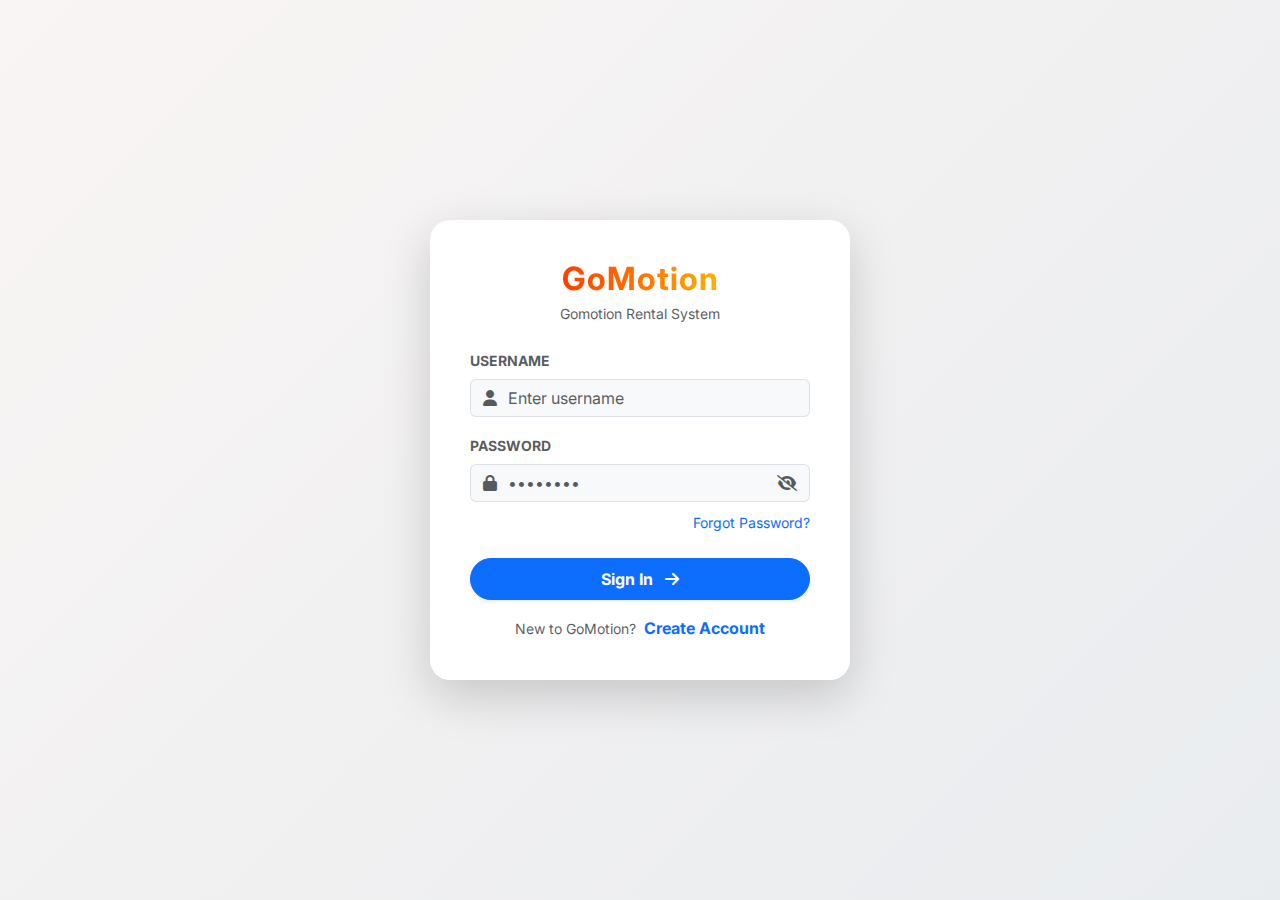
<file: index.html>
<!DOCTYPE html>
<html lang="en">
  <head>
    <meta charset="UTF-8" />
    <meta name="viewport" content="width=device-width, initial-scale=1.0" />
    <title>Welcome - GoMotion</title>
    <link
      href="https://cdn.jsdelivr.net/npm/bootstrap@5.3.0/dist/css/bootstrap.min.css"
      rel="stylesheet"
    />
    <link rel="stylesheet" href="css/themes.css" />
    <link rel="stylesheet" href="css/style.css" />
    <link
      rel="stylesheet"
      href="https://cdnjs.cloudflare.com/ajax/libs/font-awesome/6.6.0/css/all.min.css"
    />
    <style>
      body {
        background: linear-gradient(135deg, #f9f5f4 0%, #e9ecef 100%);
        min-height: 100vh;
        display: flex;
        flex-direction: column;
      }
      .main-content {
        flex: 1;
        display: flex;
        align-items: center;
        justify-content: center;
        padding: 20px;
      }
      .auth-card {
        max-width: 420px;
        width: 100%;
        border: none;
        border-radius: 20px;
        overflow: hidden;
      }
    </style>
  </head>
  <body>
    <div class="main-content">
      <div class="card auth-card shadow-lg p-4">
        <div class="card-body">
          <div class="text-center mb-4">
            <h4
              class="fw-bold mb-1 text-rgb"
              style="font-size: 2rem; letter-spacing: 1px"
            >
              GoMotion
            </h4>
            <p class="text-muted small">Gomotion Rental System</p>
          </div>

          <div id="loginSection">
            <form id="loginForm">
              <div class="mb-3">
                <label class="form-label small fw-bold text-muted"
                  >USERNAME</label
                >
                <div class="input-group">
                  <span class="input-group-text bg-light border-end-0"
                    ><i class="fas fa-user text-muted"></i
                  ></span>
                  <input
                    type="text"
                    class="form-control border-start-0 ps-0 bg-light"
                    id="username"
                    placeholder="Enter username"
                    required
                  />
                </div>
              </div>
              <div class="mb-4">
                <label class="form-label small fw-bold text-muted"
                  >PASSWORD</label
                >
                <div class="input-group">
                  <span class="input-group-text bg-light border-end-0"
                    ><i class="fas fa-lock text-muted"></i
                  ></span>
                  <input
                    type="password"
                    class="form-control border-start-0 ps-0 bg-light"
                    id="password"
                    placeholder="••••••••"
                    required
                  />
                  <button
                    class="btn btn-light border border-start-0"
                    type="button"
                    onclick="togglePassword('password', this)"
                  >
                    <i class="fas fa-eye-slash text-muted"></i>
                  </button>
                </div>
                <div class="text-end mt-2">
                  <a href="#" class="text-decoration-none small text-primary"
                    >Forgot Password?</a
                  >
                </div>
              </div>

              <div
                id="errorMsg"
                class="alert alert-danger py-2 text-center d-none small mb-3"
                role="alert"
              >
                Invalid credentials. Please try again.
              </div>

              <button
                type="submit"
                class="btn btn-primary w-100 fw-bold py-2 rounded-pill shadow-sm mb-3"
              >
                Sign In <i class="fas fa-arrow-right ms-2"></i>
              </button>

              <div class="text-center">
                <span class="text-muted small">New to GoMotion?</span>
                <a
                  href="#"
                  class="text-decoration-none fw-bold ms-1"
                  onclick="toggleForms()"
                  >Create Account</a
                >
              </div>
            </form>
          </div>

          <div id="registerSection" class="d-none">
            <form id="registerForm">
              <div class="row g-2 mb-3">
                <div class="col-6">
                  <label class="form-label small fw-bold text-muted"
                    >FIRST NAME</label
                  >
                  <input type="text" class="form-control bg-light" required />
                </div>
                <div class="col-6">
                  <label class="form-label small fw-bold text-muted"
                    >LAST NAME</label
                  >
                  <input type="text" class="form-control bg-light" required />
                </div>
              </div>
              <div class="mb-3">
                <label class="form-label small fw-bold text-muted"
                  >EMAIL ADDRESS</label
                >
                <input
                  type="email"
                  class="form-control bg-light"
                  placeholder="name@company.com"
                  required
                />
              </div>
              <div class="mb-4">
                <label class="form-label small fw-bold text-muted"
                  >CREATE PASSWORD</label
                >
                <div class="input-group">
                  <input
                    type="password"
                    class="form-control bg-light"
                    id="regPassword"
                    placeholder="••••••••"
                    required
                  />
                  <button
                    class="btn btn-light border"
                    type="button"
                    onclick="togglePassword('regPassword', this)"
                  >
                    <i class="fas fa-eye-slash text-muted"></i>
                  </button>
                </div>
                <small class="text-muted" style="font-size: 0.75rem"
                  >Must be at least 8 characters.</small
                >
              </div>

              <button
                type="submit"
                class="btn btn-success w-100 fw-bold py-2 rounded-pill shadow-sm mb-3"
              >
                Create Account
              </button>

              <div class="text-center">
                <span class="text-muted small">Already have an ID?</span>
                <a
                  href="#"
                  class="text-decoration-none fw-bold ms-1"
                  onclick="toggleForms()"
                  >Back to Login</a
                >
              </div>
            </form>
          </div>
        </div>
      </div>
    </div>

    <script src="https://cdn.jsdelivr.net/npm/bootstrap@5.3.0/dist/js/bootstrap.bundle.min.js"></script>
    <script src="js/auth.js"></script>
    <script src="js/dashboard.js"></script>
    <script src="js/data.js"></script>
    <script src="js/logic.js"></script>
    <script src="js/main.js"></script>
    <script src="js/render.js"></script>
  </body>
</html>
</file>
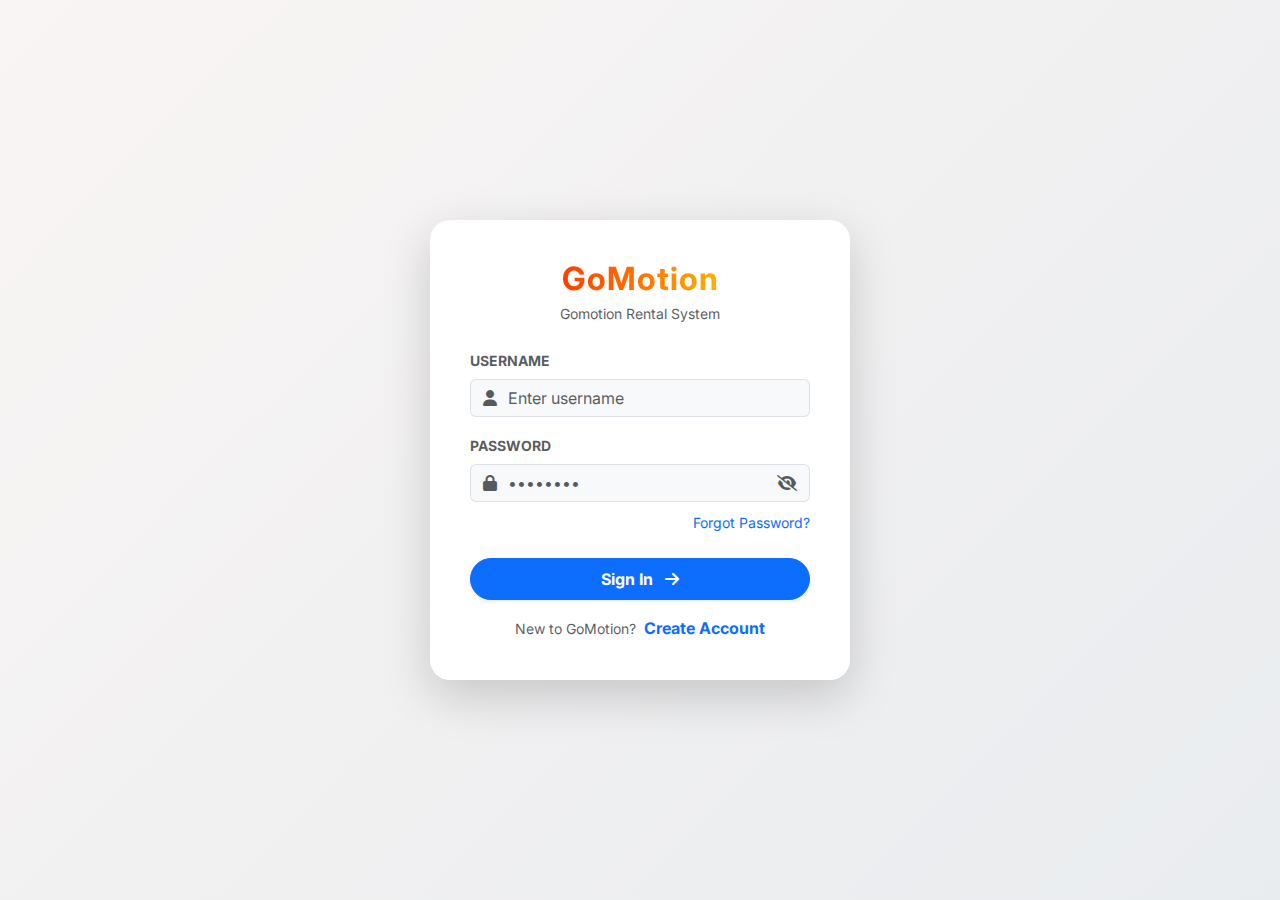
<file: customers.html>
<!DOCTYPE html>
<html lang="en">
  <head>
    <meta charset="UTF-8" />
    <meta name="viewport" content="width=device-width, initial-scale=1.0" />
    <title>Customers - GoMotion</title>
    <link
      href="https://cdn.jsdelivr.net/npm/bootstrap@5.3.0/dist/css/bootstrap.min.css"
      rel="stylesheet"
    />
    <link rel="stylesheet" href="css/themes.css" />
    <link rel="stylesheet" href="css/style.css" />
    <link
      rel="stylesheet"
      href="https://cdnjs.cloudflare.com/ajax/libs/font-awesome/6.6.0/css/all.min.css"
    />
  </head>
  <body>
    <div class="d-flex flex-column min-vh-100">
      <div class="d-flex flex-grow-1" id="wrapper">
        <div id="sidebar-wrapper">
          <div class="sidebar-profile">
            <img
              src="https://ui-avatars.com/api/?name=Haziq+Ariff&background=random&size=128"
              alt="User Image"
            />
            <div class="profile-info">
              <small>WELCOME</small>
              <h5>ADMIN</h5>
            </div>
          </div>

          <div class="sidebar-label">NAVIGATION</div>

          <div class="list-group list-group-flush">
            <a
              href="dashboard.html"
              class="list-group-item list-group-item-action"
            >
              <i class="fas fa-tachometer-alt"></i>
              <span class="menu-text">Dashboard</span>
            </a>
            <a href="cars.html" class="list-group-item list-group-item-action">
              <i class="fas fa-car"></i>
              <span class="menu-text">Cars List</span>
            </a>
            <a
              href="rentals.html"
              class="list-group-item list-group-item-action"
            >
              <i class="fas fa-file-invoice"></i>
              <span class="menu-text">Rental Logs</span>
            </a>
            <a
              href="customers.html"
              class="list-group-item list-group-item-action active"
            >
              <i class="fas fa-users"></i>
              <span class="menu-text">Customers</span>
            </a>
            <a
              href="maintenance.html"
              class="list-group-item list-group-item-action"
            >
              <i class="fas fa-tools"></i>
              <span class="menu-text">Maintenance</span>
            </a>
            <a
              href="#"
              class="list-group-item list-group-item-action text-danger mt-3"
              data-bs-toggle="modal"
              data-bs-target="#logoutModal"
            >
              <i class="fas fa-sign-out-alt"></i>
              <span class="menu-text">Logout</span>
            </a>
          </div>
        </div>

        <div id="page-content-wrapper" class="w-100">
          <nav class="navbar navbar-expand-lg navbar-teal px-4 py-3">
            <div class="d-flex align-items-center">
              <button id="menu-toggle" class="btn btn-link text-white me-3">
                <i class="fas fa-bars fa-lg"></i>
              </button>
              <div class="d-flex align-items-center">
                <div class="lh-1 text-white">
                  <h5 class="fw-bold mb-0 text-rgb" style="letter-spacing: 1px">
                    GOMOTION
                  </h5>
                  <small
                    class="text-white-50"
                    style="font-size: 0.65rem; letter-spacing: 1px"
                    >CUSTOMERS LIST</small
                  >
                </div>
              </div>
            </div>

            <ul class="navbar-nav ms-auto mt-2 mt-lg-0">
              <li class="nav-item dropdown">
                <a
                  class="nav-link dropdown-toggle fw-bold"
                  href="#"
                  id="navbarDropdown"
                  role="button"
                  data-bs-toggle="dropdown"
                  data-bs-display="static"
                >
                  <img
                    src="https://ui-avatars.com/api/?name=Admin+User&background=fff&color=1abc9c"
                    class="rounded-circle me-2"
                    width="30"
                  />
                  <span class="d-none d-sm-inline">Haziq Ariff</span>
                </a>
                <div class="dropdown-menu dropdown-menu-end border-0 shadow">
                  <a class="dropdown-item" href="profile.html">Profile</a>
                  <a class="dropdown-item" href="settings.html">Settings</a>
                  <div class="dropdown-divider"></div>
                  <a
                    class="dropdown-item text-danger"
                    href="#"
                    data-bs-toggle="modal"
                    data-bs-target="#logoutModal"
                    >Logout</a
                  >
                </div>
              </li>
            </ul>
          </nav>

          <div class="container-fluid px-4 py-5">
            <div class="d-flex justify-content-between align-items-center mb-4">
              <h4 class="fw-bold mb-0">Registered Users</h4>
              <button
                class="btn btn-primary btn-sm shadow-sm text-nowrap px-3"
                style="height: 34px"
                onclick="openCustomerModal()"
              >
                <i class="fas fa-plus me-2"></i>Add customer
              </button>
            </div>

            <div class="card border-0 shadow-sm rounded-4 overflow-hidden">
              <div class="card-body p-0">
                <div class="table-responsive">
                  <table
                    class="table table-hover align-middle mb-0 custom-table"
                  >
                    <thead class="bg-light text-secondary">
                      <tr>
                        <th class="ps-4 py-3">Customer</th>
                        <th class="py-3">Contact Info</th>
                        <th class="py-3">Join Date</th>
                        <th class="py-3">KYC Status</th>
                        <th class="py-3">Actions</th>
                      </tr>
                    </thead>
                    <tbody id="customerTableBody"></tbody>
                  </table>
                </div>
              </div>
            </div>
          </div>
        </div>
      </div>

      <footer
        class="site-footer mt-auto bg-dark text-light border-top border-secondary"
      >
        <div class="container py-5">
          <div class="row g-4">
            <div class="col-lg-4 col-md-6 mb-4 mb-md-0">
              <div class="d-flex align-items-center mb-3">
                <h5 class="fw-bold mb-0 text-rgb">GoMotion</h5>
              </div>
              <p class="text-white-50 small">
                Simplifying fleet management for businesses worldwide.
              </p>
            </div>

            <div class="col-6 col-lg-2 mb-4 mb-md-0">
              <h6 class="text-uppercase fw-bold mb-3 small text-primary">
                Company
              </h6>
              <ul class="list-unstyled mb-0">
                <li class="mb-2">
                  <a
                    href="#"
                    class="text-decoration-none text-white-50 small hover-link"
                    >About Us</a
                  >
                </li>
                <li class="mb-2">
                  <a
                    href="#"
                    class="text-decoration-none text-white-50 small hover-link"
                    >Careers</a
                  >
                </li>
                <li class="mb-2">
                  <a
                    href="#"
                    class="text-decoration-none text-white-50 small hover-link"
                    >Blog</a
                  >
                </li>
              </ul>
            </div>

            <div class="col-6 col-lg-2 mb-4 mb-md-0">
              <h6 class="text-uppercase fw-bold mb-3 small text-primary">
                Legal
              </h6>
              <ul class="list-unstyled mb-0">
                <li class="mb-2">
                  <a
                    href="#"
                    class="text-decoration-none text-white-50 small hover-link"
                    >Privacy Policy</a
                  >
                </li>
                <li class="mb-2">
                  <a
                    href="#"
                    class="text-decoration-none text-white-50 small hover-link"
                    >Terms & Conditions</a
                  >
                </li>
                <li class="mb-2">
                  <a
                    href="#"
                    class="text-decoration-none text-white-50 small hover-link"
                    >Cookie Policy</a
                  >
                </li>
              </ul>
            </div>

            <div class="col-lg-4 col-md-6">
              <h6 class="text-uppercase fw-bold mb-3 small text-primary">
                Connect With Us
              </h6>
              <div class="d-flex gap-3">
                <a href="#" class="social-btn facebook"
                  ><i class="fab fa-facebook-f"></i
                ></a>
                <a href="#" class="social-btn instagram"
                  ><i class="fab fa-instagram"></i
                ></a>
                <a href="#" class="social-btn twitter"
                  ><i class="fab fa-x-twitter"></i
                ></a>
                <a href="#" class="social-btn linkedin"
                  ><i class="fab fa-linkedin-in"></i
                ></a>
              </div>
              <p class="text-white-50 small mt-3 mb-0">
                Email:
                <a href="#" class="text-decoration-none fw-bold text-white"
                  >support@gomotion.com</a
                >
              </p>
            </div>
          </div>
        </div>
        <div class="bg-black py-3 border-top border-secondary">
          <div class="container text-center">
            <p class="text-white-50 small mb-0">
              &copy; 2025 GoMotion Systems. All rights reserved.
            </p>
          </div>
        </div>
      </footer>
    </div>

    <div class="modal fade" id="logoutModal" tabindex="-1" aria-hidden="true">
      <div class="modal-dialog modal-dialog-centered">
        <div class="modal-content border-0 shadow-lg rounded-4">
          <div class="modal-header border-bottom-0">
            <h5 class="modal-title fw-bold text-danger">
              <i class="fas fa-sign-out-alt me-2"></i>Ready to Leave?
            </h5>
            <button
              type="button"
              class="btn-close"
              data-bs-dismiss="modal"
            ></button>
          </div>
          <div class="modal-body text-center py-4">
            Select "Logout" below if you are ready to end your current session.
          </div>
          <div
            class="modal-footer border-top-0 d-flex justify-content-center gap-2 pb-4"
          >
            <button class="btn btn-light rounded-pill" data-bs-dismiss="modal">
              Cancel</button
            ><button class="btn btn-danger rounded-pill" onclick="logout()">
              Logout
            </button>
          </div>
        </div>
      </div>
    </div>

    <div class="modal fade" id="customerModal" tabindex="-1" aria-hidden="true">
      <div class="modal-dialog modal-dialog-centered">
        <div class="modal-content border-0 shadow-lg rounded-4">
          <div class="modal-header">
            <h5 class="modal-title fw-bold">Add New Customer</h5>
            <button
              type="button"
              class="btn-close"
              data-bs-dismiss="modal"
              aria-label="Close"
            ></button>
          </div>
          <div class="modal-body">
            <form id="customerForm">
              <div class="mb-3">
                <label class="form-label">Full Name</label>
                <input
                  type="text"
                  class="form-control"
                  id="custName"
                  required
                />
              </div>
              <div class="mb-3">
                <label class="form-label">Email</label>
                <input
                  type="email"
                  class="form-control"
                  id="custEmail"
                  required
                />
              </div>
              <div class="mb-3">
                <label class="form-label">Phone</label>
                <input type="tel" class="form-control" id="custPhone" />
              </div>
              <div class="mb-3">
                <label class="form-label">Status</label>
                <select class="form-select" id="custStatus">
                  <option value="Pending">Pending</option>
                  <option value="Verified">Verified</option>
                  <option value="Rejected">Rejected</option>
                </select>
              </div>
            </form>
          </div>
          <div class="modal-footer border-top-0">
            <button
              type="button"
              class="btn btn-light rounded-pill"
              data-bs-dismiss="modal"
            >
              Cancel
            </button>
            <button
              type="button"
              class="btn btn-primary rounded-pill px-4"
              onclick="saveCustomer()"
            >
              Save Customer
            </button>
          </div>
        </div>
      </div>
    </div>

    <script src="https://cdn.jsdelivr.net/npm/bootstrap@5.3.0/dist/js/bootstrap.bundle.min.js"></script>
    <script src="js/auth.js"></script>
    <script src="js/dashboard.js"></script>
    <script src="js/data.js"></script>
    <script src="js/logic.js"></script>
    <script src="js/main.js"></script>
    <script src="js/render.js"></script>
  </body>
</html>
</file>
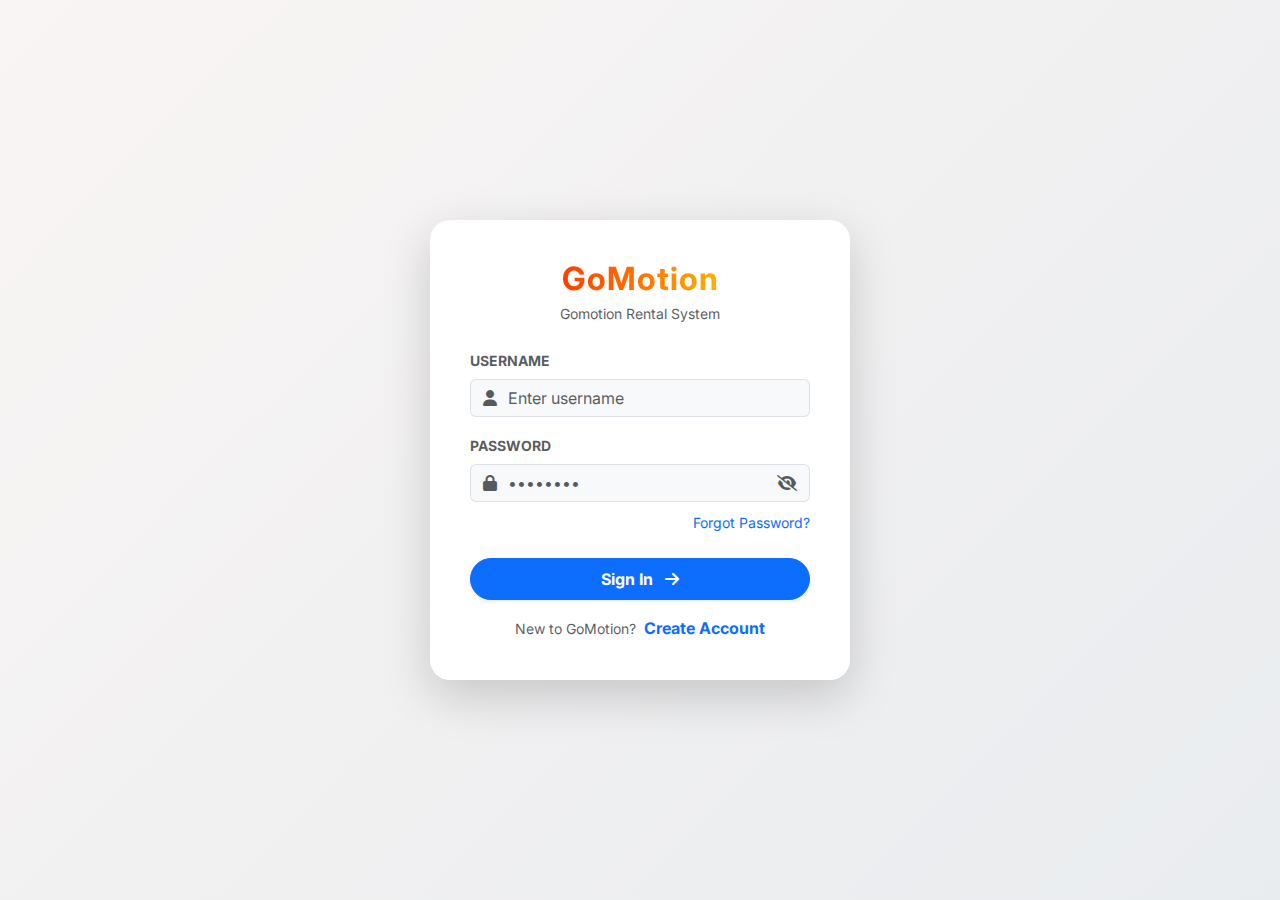
<file: maintenance.html>
<!DOCTYPE html>
<html lang="en">
  <head>
    <meta charset="UTF-8" />
    <meta name="viewport" content="width=device-width, initial-scale=1.0" />
    <title>Maintenance - GoMotion</title>
    <link
      href="https://cdn.jsdelivr.net/npm/bootstrap@5.3.0/dist/css/bootstrap.min.css"
      rel="stylesheet"
    />
    <link rel="stylesheet" href="css/themes.css" />
    <link rel="stylesheet" href="css/style.css" />
<link rel="stylesheet" href="https://cdnjs.cloudflare.com/ajax/libs/font-awesome/6.6.0/css/all.min.css">
  </head>
  <body>
    <div class="d-flex" id="wrapper">
      <div id="sidebar-wrapper">
        <div class="sidebar-profile">
          <img
            src="https://ui-avatars.com/api/?name=Haziq+Ariff&background=random&size=128"
            alt="User Image"
          />
          <div class="profile-info">
            <small>WELCOME</small>
            <h5>ADMIN</h5>
          </div>
        </div>

        <div class="sidebar-label">NAVIGATION</div>

        <div class="list-group list-group-flush">
          <a
            href="dashboard.html"
            class="list-group-item list-group-item-action"
          >
            <i class="fas fa-tachometer-alt"></i>
            <span class="menu-text">Dashboard</span>
          </a>
          <a href="cars.html" class="list-group-item list-group-item-action">
            <i class="fas fa-car"></i>
            <span class="menu-text">Cars List</span>
          </a>
          <a href="rentals.html" class="list-group-item list-group-item-action">
            <i class="fas fa-file-invoice"></i>
            <span class="menu-text">Rental Logs</span>
          </a>
          <a
            href="customers.html"
            class="list-group-item list-group-item-action"
          >
            <i class="fas fa-users"></i>
            <span class="menu-text">Customers</span>
          </a>
          <a
            href="maintenance.html"
            class="list-group-item list-group-item-action active"
          >
            <i class="fas fa-tools"></i>
            <span class="menu-text">Maintenance</span>
          </a>
          <a
            href="index.html"
            class="list-group-item list-group-item-action text-danger mt-3"
            data-bs-toggle="modal"
            data-bs-target="#logoutModal"
          >
            <i class="fa-solid fa-arrow-right-from-bracket"></i>
            <span class="menu-text">Logout</span>
          </a>
        </div>
      </div>
      <div id="page-content-wrapper" class="w-100">
        <nav class="navbar navbar-expand-lg navbar-teal px-4 py-3">
          <div class="d-flex align-items-center">
            <button id="menu-toggle" class="btn btn-link text-white me-3">
              <i class="fas fa-bars fa-lg"></i>
            </button>
            <div class="d-flex align-items-center">
              <div class="lh-1 text-white">
                <h5 class="fw-bold mb-0" style="letter-spacing: 1px">
                  GOMOTION
                </h5>
                <small
                  class="text-white-50"
                  style="font-size: 0.65rem; letter-spacing: 1px"
                  >MAINTENANCE</small
                >
              </div>
            </div>
          </div>

          <div class="collapse navbar-collapse" id="navbarSupportedContent">
            <ul class="navbar-nav ms-auto mt-2 mt-lg-0">
              <li class="nav-item dropdown">
                <a
                  class="nav-link dropdown-toggle fw-bold"
                  href="#"
                  id="navbarDropdown"
                  role="button"
                  data-bs-toggle="dropdown"
                >
                  <img
                    src="https://ui-avatars.com/api/?name=Admin+User&background=fff&color=1abc9c"
                    class="rounded-circle me-2"
                    width="30"
                  />
                  Haziq Ariff
                </a>
                <div class="dropdown-menu dropdown-menu-end border-0 shadow">
                  <a class="dropdown-item" href="profile.html">Profile</a>
                  <a class="dropdown-item" href="settings.html">Settings</a>
                  <div class="dropdown-divider"></div>
                  <a
                    href="index.html"
                    class="list-group-item list-group-item-action text-danger mt-3"
                    data-bs-toggle="modal"
                    data-bs-target="#logoutModal"
                  >
                    <i class="fa-solid fa-arrow-right-from-bracket"></i>
                    <span class="menu-text">Logout</span>
                  </a>
                </div>
              </li>
            </ul>
          </div>
        </nav>

        <div class="container-fluid px-4 py-5">
          <div class="d-flex justify-content-between align-items-center mb-4">
            <h4 class="fw-bold mb-0">Car Status</h4>
            <button
              class="btn btn-primary btn-sm shadow-sm text-nowrap px-3"
              style="height: 34px"
              onclick="openMaintenanceModal()"
            >
              <i class="fas fa-plus me-2"></i>Add car status
            </button>
          </div>
          <div class="card border-0 shadow-sm rounded-4 overflow-hidden">
            <div class="card-body p-0">
              <div class="table-responsive">
                <table class="table table-hover align-middle mb-0 custom-table">
                  <thead class="bg-light text-secondary">
                    <tr>
                      <th class="ps-4 py-3">Car Model</th>
                      <th class="py-3">Issue / Service</th>
                      <th class="py-3">Date Reported</th>
                      <th class="py-3">Cost</th>
                      <th class="py-3">Status</th>
                      <th class="py-3">Actions</th>
                    </tr>
                  </thead>
                  <tbody id="maintenanceTableBody"></tbody>
                </table>
              </div>
            </div>
          </div>
        </div>
      </div>
    </div>

    <div
      class="modal fade"
      id="logoutModal"
      tabindex="-1"
      aria-labelledby="logoutModalLabel"
      aria-hidden="true"
    >
      <div class="modal-dialog modal-dialog-centered">
        <div class="modal-content border-0 shadow-lg rounded-4">
          <div class="modal-header border-bottom-0">
            <h5 class="modal-title fw-bold text-danger" id="logoutModalLabel">
              <i class="fas fa-sign-out-alt me-2"></i>Ready to Leave?
            </h5>
            <button
              type="button"
              class="btn-close"
              data-bs-dismiss="modal"
              aria-label="Close"
            ></button>
          </div>
          <div class="modal-body text-center py-4">
            <p class="text-muted mb-0">
              Select "Logout" below if you are ready to end your current
              session.
            </p>
          </div>
          <div
            class="modal-footer border-top-0 d-flex justify-content-center gap-2 pb-4"
          >
            <button
              type="button"
              class="btn btn-light px-4 rounded-pill"
              data-bs-dismiss="modal"
            >
              Cancel
            </button>
            <button
              type="button"
              class="btn btn-danger px-4 rounded-pill"
              onclick="logout()"
            >
              Logout
            </button>
          </div>
        </div>
      </div>
    </div>

    <div
      class="modal fade"
      id="maintenanceModal"
      tabindex="-1"
      aria-hidden="true"
    >
      <div class="modal-dialog modal-dialog-centered">
        <div class="modal-content border-0 shadow-lg rounded-4">
          <div class="modal-header">
            <h5 class="modal-title fw-bold">Add Car Status</h5>
            <button
              type="button"
              class="btn-close"
              data-bs-dismiss="modal"
              aria-label="Close"
            ></button>
          </div>
          <div class="modal-body">
            <form id="maintenanceForm">
              <input type="hidden" id="editMaintIndex" />
              <div>
                <div class="mb-3">
                  <label class="form-label">Car Model</label>
                  <select class="form-select" id="maintCar" required>
                    <option value="" selected disabled>Select a car...</option>
                  </select>
                </div>
              </div>
              <div class="mb-3">
                <label class="form-label">Issue / Service Type</label>
                <input
                  type="text"
                  class="form-control"
                  id="maintIssue"
                  placeholder="Oil Change, Engine Light, etc."
                  required
                />
              </div>
              <div class="row g-3">
                <div class="col-md-6 mb-3">
                  <label class="form-label">Cost (RM)</label>
                  <input
                    type="number"
                    class="form-control"
                    id="maintCost"
                    placeholder="0.00"
                  />
                </div>
                <div class="col-md-6 mb-3">
                  <label class="form-label">Status</label>
                  <select class="form-select" id="maintStatus">
                    <option value="Pending">Pending</option>
                    <option value="In Progress">In Progress</option>
                    <option value="Completed">Completed</option>
                  </select>
                </div>
              </div>
              <div class="mb-3">
                <label class="form-label">Date Reported</label>
                <input type="date" class="form-control" id="maintDate" />
              </div>
            </form>
          </div>
          <div class="modal-footer border-top-0">
            <button
              type="button"
              class="btn btn-light rounded-pill"
              data-bs-dismiss="modal"
            >
              Cancel
            </button>
            <button
              type="button"
              class="btn btn-primary rounded-pill px-4"
              onclick="saveMaintenance()"
            >
              Save Log
            </button>
          </div>
        </div>
      </div>
    </div>

          <footer
        class="site-footer mt-auto bg-dark text-light border-top border-secondary"
      >
        <div class="container py-5">
          <div class="row g-4">
            <div class="col-lg-4 col-md-6 mb-4 mb-md-0">
              <div class="d-flex align-items-center mb-3">
                <h5 class="fw-bold text-white mb-0">GoMotion</h5>
              </div>
              <p class="text-white-50 small">
                Simplifying fleet management for businesses worldwide.
                Efficient, reliable, and ready to move when you are.
              </p>
            </div>

            <div class="col-lg-2 col-md-6 mb-4 mb-md-0">
              <h6 class="text-uppercase fw-bold mb-3 small text-primary">
                Company
              </h6>
              <ul class="list-unstyled mb-0">
                <li class="mb-2">
                  <a
                    href="#"
                    class="text-decoration-none text-white-50 small hover-link"
                    >About Us</a
                  >
                </li>
                <li class="mb-2">
                  <a
                    href="#"
                    class="text-decoration-none text-white-50 small hover-link"
                    >Careers</a
                  >
                </li>
                <li class="mb-2">
                  <a
                    href="#"
                    class="text-decoration-none text-white-50 small hover-link"
                    >Blog</a
                  >
                </li>
              </ul>
            </div>

            <div class="col-lg-2 col-md-6 mb-4 mb-md-0">
              <h6 class="text-uppercase fw-bold mb-3 small text-primary">
                Legal
              </h6>
              <ul class="list-unstyled mb-0">
                <li class="mb-2">
                  <a
                    href="#"
                    class="text-decoration-none text-white-50 small hover-link"
                    >Privacy Policy</a
                  >
                </li>
                <li class="mb-2">
                  <a
                    href="#"
                    class="text-decoration-none text-white-50 small hover-link"
                    >Terms & Conditions</a
                  >
                </li>
                <li class="mb-2">
                  <a
                    href="#"
                    class="text-decoration-none text-white-50 small hover-link"
                    >Cookie Policy</a
                  >
                </li>
              </ul>
            </div>

            <div class="col-lg-4 col-md-6">
              <h6 class="text-uppercase fw-bold mb-3 small text-primary">
                Connect With Us
              </h6>
              <div class="d-flex gap-3">
                <a href="https://www.facebook.com/" class="social-btn facebook" title="Facebook"
                  ><i class="fab fa-facebook-f"></i
                ></a>
                <a href="https://www.instagram.com/accounts/login/?hl=en" class="social-btn instagram" title="Instagram"
                  ><i class="fab fa-instagram"></i
                ></a>
                <a href="https://x.com/" class="social-btn twitter" title="X (Twitter)"
                  ><i class="fab fa-x-twitter"></i
                ></a>
                <a href="https://www.linkedin.com/login" class="social-btn linkedin" title="LinkedIn"
                  ><i class="fab fa-linkedin-in"></i
                ></a>
              </div>
              <p class="text-white-50 small mt-3 mb-0">
                Questions? Email us at
                <a
                  href="mailto:support@gomotion.com"
                  class="text-decoration-none fw-bold text-white"
                  >support@gomotion.com</a
                >
              </p>
            </div>
          </div>
        </div>

        <div class="bg-black py-3 border-top border-secondary">
          <div class="container text-center">
            <p class="text-white-50 small mb-0">
              &copy; 2025 Coded by Haziq and Safa. All rights reserved.
            </p>
          </div>
        </div>
      </footer>
    </div>

    <script src="https://cdn.jsdelivr.net/npm/bootstrap@5.3.0/dist/js/bootstrap.bundle.min.js"></script>
    <script src="js/auth.js"></script>
    <script src="js/dashboard.js"></script>
    <script src="js/data.js"></script>
    <script src="js/logic.js"></script>
    <script src="js/main.js"></script>
    <script src="js/render.js"></script>
  </body>
</html>
</file>
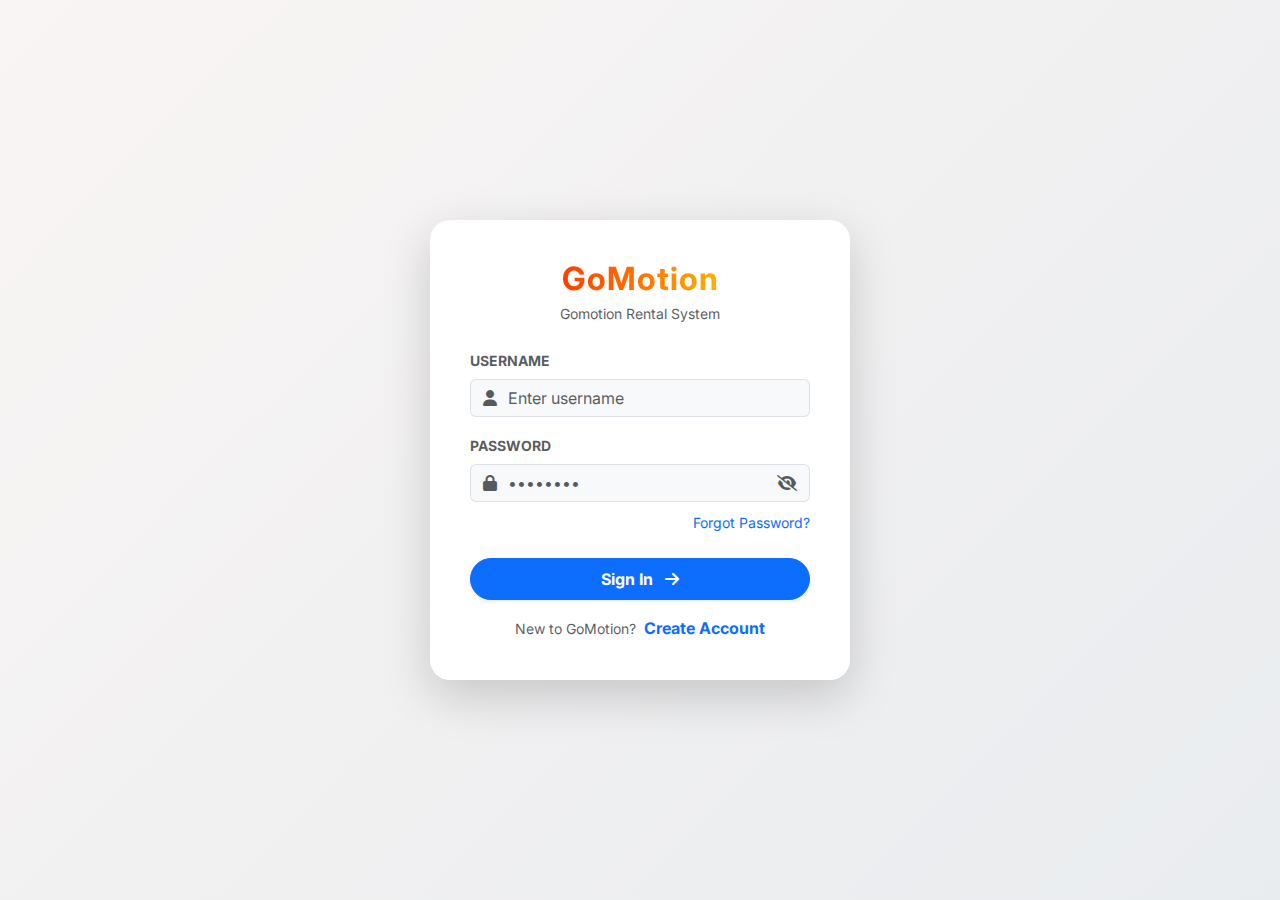
<file: profile.html>
<!DOCTYPE html>
<html lang="en">
<head>
    <meta charset="UTF-8">
    <meta name="viewport" content="width=device-width, initial-scale=1.0">
    <title>My Profile - GoMotion</title>
    <link href="https://cdn.jsdelivr.net/npm/bootstrap@5.3.0/dist/css/bootstrap.min.css" rel="stylesheet">
    <link rel="stylesheet" href="css/themes.css" />
    <link rel="stylesheet" href="css/style.css" />
    <link rel="stylesheet" href="https://cdnjs.cloudflare.com/ajax/libs/font-awesome/6.6.0/css/all.min.css">
</head>
<body>

    <div class="d-flex" id="wrapper">
    
    <div id="sidebar-wrapper">
        
        <div class="sidebar-profile">
            <img src="https://ui-avatars.com/api/?name=Haziq+Ariff&background=random&size=128" alt="User Image">
            <div class="profile-info">
                <small>WELCOME</small>
                <h5>ADMIN</h5>
            </div>
        </div>

        <div class="sidebar-label">NAVIGATION</div>

        <div class="list-group list-group-flush">
            <a href="dashboard.html" class="list-group-item list-group-item-action">
                <i class="fas fa-tachometer-alt"></i>
                <span class="menu-text">Dashboard</span>
            </a>
            <a href="cars.html" class="list-group-item list-group-item-action">
                <i class="fas fa-car"></i>
                <span class="menu-text">Cars List</span>
            </a>
            <a href="rentals.html" class="list-group-item list-group-item-action">
                <i class="fas fa-file-invoice"></i>
                <span class="menu-text">Rental Logs</span>
            </a>
            <a href="customers.html" class="list-group-item list-group-item-action">
                <i class="fas fa-users"></i>
                <span class="menu-text">Customers</span>
            </a>
            <a href="maintenance.html" class="list-group-item list-group-item-action">
                <i class="fas fa-tools"></i>
                <span class="menu-text">Maintenance</span>
            </a>
            <a href="index.html" class="list-group-item list-group-item-action text-danger mt-3" data-bs-toggle="modal" data-bs-target="#logoutModal">
                <i class="fa-solid fa-arrow-right-from-bracket"></i>
                <span class="menu-text">Logout</span>
            </a>
        </div>
    </div>
        <div id="page-content-wrapper" class="w-100">
          <nav class="navbar navbar-expand-lg navbar-teal px-4 py-3">
            <div class="d-flex align-items-center">
              <button id="menu-toggle" class="btn btn-link text-white me-3">
                <i class="fas fa-bars fa-lg"></i>
              </button>
              <div class="d-flex align-items-center">
                <div class="lh-1 text-white">
                  <h5 class="fw-bold mb-0" style="letter-spacing: 1px">
                    GOMOTION
                  </h5>
                  <small
                    class="text-white-50"
                    style="font-size: 0.65rem; letter-spacing: 1px"
                    >PROFILE</small
                  >
                </div>
              </div>
            </div>

            <div class="collapse navbar-collapse" id="navbarSupportedContent">
                <ul class="navbar-nav ms-auto mt-2 mt-lg-0">
                    <li class="nav-item dropdown">
                        <a class="nav-link dropdown-toggle fw-bold" href="#" id="navbarDropdown" role="button" data-bs-toggle="dropdown">
                            <img src="https://ui-avatars.com/api/?name=Admin+User&background=fff&color=1abc9c" class="rounded-circle me-2" width="30">
                            Haziq Ariff
                        </a>
                        <div class="dropdown-menu dropdown-menu-end border-0 shadow">
                            <a class="dropdown-item" href="profile.html">Profile</a>
                            <a class="dropdown-item" href="settings.html">Settings</a>
                            <div class="dropdown-divider"></div>
                            <a class="dropdown-item text-danger" href="index.html" class="list-group-item list-group-item-action text-danger mt-3" data-bs-toggle="modal" data-bs-target="#logoutModal">
                            <span class="menu-text">Logout</span>
                            </a>
                    </li>
                </ul>
            </div>
        </nav>

            <div class="container-fluid px-4 py-5">
                <div class="row g-4">
                    <div class="col-md-4">
                        <div class="card border-0 shadow-sm rounded-4 text-center p-4 h-100">
                            <div class="mb-4 mt-3">
                                <img src="https://ui-avatars.com/api/?name=Admin+User&background=4f46e5&color=fff&size=128" class="rounded-circle shadow-lg border border-4 border-white">
                            </div>
                            <h4 class="fw-bold mb-1">Haziq Ariff</h4>
                            <p class="text-muted mb-4">Super Administrator</p>
                            
                            <div class="d-grid gap-2">
                                <button class="btn btn-primary shadow-sm">Change Avatar</button>
                                <button class="btn btn-outline-danger">Reset Password</button>
                            </div>
                        </div>
                    </div>

                    <div class="col-md-8">
                        <div class="card border-0 shadow-sm rounded-4 h-100">
                            <div class="card-header bg-white py-3 border-bottom">
                                <h5 class="mb-0 fw-bold text-secondary">Account Details</h5>
                            </div>
                            <div class="card-body p-4">
                                <form>
                                    <div class="row mb-4">
                                        <div class="col-md-6">
                                            <label class="form-label text-muted small fw-bold text-uppercase">First Name</label>
                                            <input type="text" class="form-control form-control-lg" value="Haziq">
                                        </div>
                                        <div class="col-md-6">
                                            <label class="form-label text-muted small fw-bold text-uppercase">Last Name</label>
                                            <input type="text" class="form-control form-control-lg" value="Ariff">
                                        </div>
                                    </div>
                                    <div class="mb-4">
                                        <label class="form-label text-muted small fw-bold text-uppercase">Email Address</label>
                                        <input type="email" class="form-control form-control-lg" value="admin@gomotion.com">
                                    </div>
                                    <div class="mb-4">
                                        <label class="form-label text-muted small fw-bold text-uppercase">Role</label>
                                        <select class="form-select form-select-lg">
                                            <option selected>Super Admin</option>
                                            <option>Fleet Manager</option>
                                            <option>Viewer</option>
                                        </select>
                                    </div>
                                    <div class="d-flex justify-content-end">
                                        <button type="submit" class="btn btn-success px-4 py-2 fw-bold shadow-sm">Save Changes</button>
                                    </div>
                                </form>
                            </div>
                        </div>
                    </div>
                </div>
            </div>
        </div>
    </div>

        <div class="modal fade" id="logoutModal" tabindex="-1" aria-labelledby="logoutModalLabel" aria-hidden="true">
            <div class="modal-dialog modal-dialog-centered">
                <div class="modal-content border-0 shadow-lg rounded-4">
                    <div class="modal-header border-bottom-0">
                        <h5 class="modal-title fw-bold text-danger" id="logoutModalLabel">
                        <i class="fas fa-sign-out-alt me-2"></i>Ready to Leave?
                        </h5>
                        <button type="button" class="btn-close" data-bs-dismiss="modal" aria-label="Close"></button>
                    </div>
                    <div class="modal-body text-center py-4">
                        <p class="text-muted mb-0">Select "Logout" below if you are ready to end your current session.</p>
                    </div>
                    <div class="modal-footer border-top-0 d-flex justify-content-center gap-2 pb-4">
                        <button type="button" class="btn btn-light px-4 rounded-pill" data-bs-dismiss="modal">Cancel</button>
                        <button type="button" class="btn btn-danger px-4 rounded-pill" onclick="logout()">Logout</button>
                    </div>
                </div>
            </div>
        </div>

              <footer
        class="site-footer mt-auto bg-dark text-light border-top border-secondary"
      >
        <div class="container py-5">
          <div class="row g-4">
            <div class="col-lg-4 col-md-6 mb-4 mb-md-0">
              <div class="d-flex align-items-center mb-3">
                <h5 class="fw-bold text-white mb-0">GoMotion</h5>
              </div>
              <p class="text-white-50 small">
                Simplifying fleet management for businesses worldwide.
                Efficient, reliable, and ready to move when you are.
              </p>
            </div>

            <div class="col-lg-2 col-md-6 mb-4 mb-md-0">
              <h6 class="text-uppercase fw-bold mb-3 small text-primary">
                Company
              </h6>
              <ul class="list-unstyled mb-0">
                <li class="mb-2">
                  <a
                    href="#"
                    class="text-decoration-none text-white-50 small hover-link"
                    >About Us</a
                  >
                </li>
                <li class="mb-2">
                  <a
                    href="#"
                    class="text-decoration-none text-white-50 small hover-link"
                    >Careers</a
                  >
                </li>
                <li class="mb-2">
                  <a
                    href="#"
                    class="text-decoration-none text-white-50 small hover-link"
                    >Blog</a
                  >
                </li>
              </ul>
            </div>

            <div class="col-lg-2 col-md-6 mb-4 mb-md-0">
              <h6 class="text-uppercase fw-bold mb-3 small text-primary">
                Legal
              </h6>
              <ul class="list-unstyled mb-0">
                <li class="mb-2">
                  <a
                    href="#"
                    class="text-decoration-none text-white-50 small hover-link"
                    >Privacy Policy</a
                  >
                </li>
                <li class="mb-2">
                  <a
                    href="#"
                    class="text-decoration-none text-white-50 small hover-link"
                    >Terms & Conditions</a
                  >
                </li>
                <li class="mb-2">
                  <a
                    href="#"
                    class="text-decoration-none text-white-50 small hover-link"
                    >Cookie Policy</a
                  >
                </li>
              </ul>
            </div>

            <div class="col-lg-4 col-md-6">
              <h6 class="text-uppercase fw-bold mb-3 small text-primary">
                Connect With Us
              </h6>
              <div class="d-flex gap-3">
                <a href="https://www.facebook.com/" class="social-btn facebook" title="Facebook"
                  ><i class="fab fa-facebook-f"></i
                ></a>
                <a href="https://www.instagram.com/accounts/login/?hl=en" class="social-btn instagram" title="Instagram"
                  ><i class="fab fa-instagram"></i
                ></a>
                <a href="https://x.com/" class="social-btn twitter" title="X (Twitter)"
                  ><i class="fab fa-x-twitter"></i
                ></a>
                <a href="https://www.linkedin.com/login" class="social-btn linkedin" title="LinkedIn"
                  ><i class="fab fa-linkedin-in"></i
                ></a>
              </div>
              <p class="text-white-50 small mt-3 mb-0">
                Questions? Email us at
                <a
                  href="mailto:support@gomotion.com"
                  class="text-decoration-none fw-bold text-white"
                  >support@gomotion.com</a
                >
              </p>
            </div>
          </div>
        </div>

        <div class="bg-black py-3 border-top border-secondary">
          <div class="container text-center">
            <p class="text-white-50 small mb-0">
              &copy; 2025 Coded by Haziq and Safa. All rights reserved.
            </p>
          </div>
        </div>
      </footer>
    </div>

    <script src="https://cdn.jsdelivr.net/npm/bootstrap@5.3.0/dist/js/bootstrap.bundle.min.js"></script>
    <script src="js/auth.js"></script>
    <script src="js/dashboard.js"></script>
    <script src="js/data.js"></script>
    <script src="js/logic.js"></script>
    <script src="js/main.js"></script>
    <script src="js/render.js"></script>

</body>
</html>
</file>
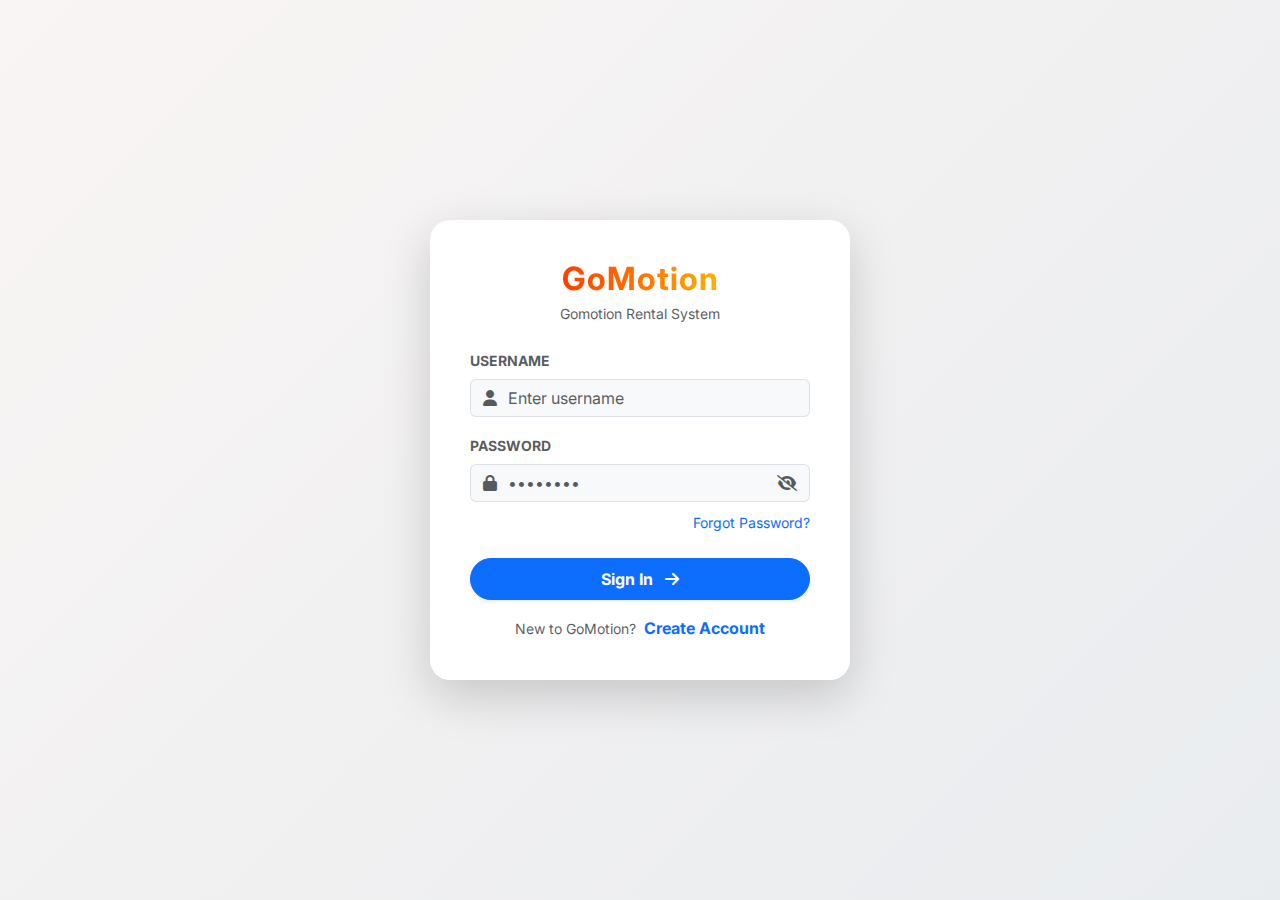
<file: rentals.html>
<!DOCTYPE html>
<html lang="en">
  <head>
    <meta charset="UTF-8" />
    <meta name="viewport" content="width=device-width, initial-scale=1.0" />
    <title>Rental Logs - GoMotion</title>
    <!-- Bootstrap CSS CDN -->
    <link
      href="https://cdn.jsdelivr.net/npm/bootstrap@5.3.0/dist/css/bootstrap.min.css"
      rel="stylesheet"
    />
    <link rel="stylesheet" href="css/themes.css" />
    <link rel="stylesheet" href="css/style.css" />
    <link
      rel="stylesheet"
      href="https://cdnjs.cloudflare.com/ajax/libs/font-awesome/6.6.0/css/all.min.css"
    />
    <link rel="icon" type="image/png" href="images/gomotion.png" />
  </head>
  <body>
    <div class="d-flex flex-column min-vh-100">
      <div class="d-flex flex-grow-1" id="wrapper">
        <!-- Sidebar -->
        <div id="sidebar-wrapper">
          <div class="sidebar-profile">
            <img
              src="https://ui-avatars.com/api/?name=Haziq+Ariff&background=random&size=128"
              alt="User Image"
            />
            <div class="profile-info">
              <small>WELCOME</small>
              <h5>ADMIN</h5>
            </div>
          </div>
          <div class="sidebar-label">NAVIGATION</div>
          <div class="list-group list-group-flush">
            <a
              href="dashboard.html"
              class="list-group-item list-group-item-action"
              ><i class="fas fa-tachometer-alt"></i
              ><span class="menu-text">Dashboard</span></a
            >
            <a href="cars.html" class="list-group-item list-group-item-action"
              ><i class="fas fa-car"></i
              ><span class="menu-text">Cars List</span></a
            >
            <a
              href="rentals.html"
              class="list-group-item list-group-item-action active"
              ><i class="fas fa-file-invoice"></i
              ><span class="menu-text">Rental Logs</span></a
            >
            <a
              href="customers.html"
              class="list-group-item list-group-item-action"
              ><i class="fas fa-users"></i
              ><span class="menu-text">Customers</span></a
            >
            <a
              href="maintenance.html"
              class="list-group-item list-group-item-action"
              ><i class="fas fa-tools"></i
              ><span class="menu-text">Maintenance</span></a
            >
            <a
              href="#"
              class="list-group-item list-group-item-action text-danger mt-3"
              data-bs-toggle="modal"
              data-bs-target="#logoutModal"
              ><i class="fas fa-sign-out-alt me-2"></i
              ><span class="menu-text">Logout</span></a
            >
          </div>
        </div>

        <!-- Page Content -->
        <div id="page-content-wrapper" class="w-100">
          <!-- Top Navbar -->
          <nav class="navbar navbar-expand-lg navbar-teal px-4 py-3">
            <div class="d-flex align-items-center">
              <button id="menu-toggle" class="btn btn-link text-white me-3">
                <i class="fas fa-bars fa-lg"></i>
              </button>
              <div class="d-flex align-items-center">
                <div class="lh-1 text-white">
                  <h5 class="fw-bold mb-0 text-rgb" style="letter-spacing: 1px">
                    GOMOTION
                  </h5>
                  <small
                    class="text-white-50"
                    style="font-size: 0.65rem; letter-spacing: 1px"
                    >RENTAL LOGS</small
                  >
                </div>
              </div>
            </div>
            <ul class="navbar-nav ms-auto mt-2 mt-lg-0">
              <li class="nav-item dropdown">
                <a
                  class="nav-link dropdown-toggle fw-bold"
                  href="#"
                  id="navbarDropdown"
                  role="button"
                  data-bs-toggle="dropdown"
                  data-bs-display="static"
                >
                  <img
                    src="https://ui-avatars.com/api/?name=Admin+User&background=fff&color=1abc9c"
                    class="rounded-circle me-2"
                    width="30"
                  />
                  <span class="d-none d-sm-inline">Haziq Ariff</span>
                </a>
                <div class="dropdown-menu dropdown-menu-end border-0 shadow">
                  <a class="dropdown-item" href="profile.html">Profile</a>
                  <a class="dropdown-item" href="settings.html">Settings</a>
                  <div class="dropdown-divider"></div>
                  <a
                    class="dropdown-item text-danger"
                    href="#"
                    data-bs-toggle="modal"
                    data-bs-target="#logoutModal"
                    >Logout</a
                  >
                </div>
              </li>
            </ul>
          </nav>

          <!-- Main Content -->
          <div class="container-fluid px-4 py-5">
            <div class="d-flex justify-content-between align-items-center mb-4">
              <h4 class="fw-bold mb-0">Rental History</h4>
              <button
                class="btn btn-primary shadow-sm"
                onclick="openBookingModal()"
              >
                <i class="fas fa-plus me-2"></i> New Booking
              </button>
            </div>

            <div class="card border-0 shadow-sm rounded-4 overflow-hidden">
              <div class="card-body p-0">
                <div class="table-responsive">
                  <table
                    class="table table-hover mb-0 align-middle custom-table"
                  >
                    <thead class="bg-light text-secondary">
                      <tr>
                        <th class="py-3 ps-4">Rental ID</th>
                        <th class="py-3">Customer</th>
                        <th class="py-3">Car</th>
                        <th class="py-3">Dates</th>
                        <th class="py-3">Total</th>
                        <th class="py-3">Status</th>
                        <th class="py-3 text-end pe-4">Action</th>
                      </tr>
                    </thead>
                    <tbody id="rentalsTableBody"></tbody>
                  </table>
                </div>
              </div>
            </div>
          </div>
        </div>
      </div>

      <!-- Footer -->
      <footer
        class="site-footer mt-auto bg-dark text-light border-top border-secondary"
      >
        <div class="container py-5">
          <div class="row g-4">
            <div class="col-lg-4 col-md-6 mb-4 mb-md-0">
              <div class="d-flex align-items-center mb-3">
                <h5 class="fw-bold mb-0 text-rgb">GoMotion</h5>
              </div>
              <p class="text-white-50 small">
                Simplifying fleet management for businesses worldwide.
              </p>
            </div>
            <div class="col-6 col-lg-2 mb-4 mb-md-0">
              <h6 class="text-uppercase fw-bold mb-3 small text-primary">
                Company
              </h6>
              <ul class="list-unstyled mb-0">
                <li class="mb-2">
                  <a
                    href="#"
                    class="text-decoration-none text-white-50 small hover-link"
                    >About Us</a
                  >
                </li>
                <li class="mb-2">
                  <a
                    href="#"
                    class="text-decoration-none text-white-50 small hover-link"
                    >Careers</a
                  >
                </li>
                <li class="mb-2">
                  <a
                    href="#"
                    class="text-decoration-none text-white-50 small hover-link"
                    >Blog</a
                  >
                </li>
              </ul>
            </div>
            <div class="col-6 col-lg-2 mb-4 mb-md-0">
              <h6 class="text-uppercase fw-bold mb-3 small text-primary">
                Legal
              </h6>
              <ul class="list-unstyled mb-0">
                <li class="mb-2">
                  <a
                    href="#"
                    class="text-decoration-none text-white-50 small hover-link"
                    >Privacy Policy</a
                  >
                </li>
                <li class="mb-2">
                  <a
                    href="#"
                    class="text-decoration-none text-white-50 small hover-link"
                    >Terms & Conditions</a
                  >
                </li>
                <li class="mb-2">
                  <a
                    href="#"
                    class="text-decoration-none text-white-50 small hover-link"
                    >Cookie Policy</a
                  >
                </li>
              </ul>
            </div>
            <div class="col-lg-4 col-md-6">
              <h6 class="text-uppercase fw-bold mb-3 small text-primary">
                Connect With Us
              </h6>
              <div class="d-flex gap-3">
                <a href="https://www.facebook.com/" class="social-btn facebook"
                  ><i class="fab fa-facebook-f"></i
                ></a>
                <a
                  href="https://www.instagram.com/"
                  class="social-btn instagram"
                  ><i class="fab fa-instagram"></i
                ></a>
                <a href="https://twitter.com/" class="social-btn twitter"
                  ><i class="fab fa-x-twitter"></i
                ></a>
                <a href="https://www.linkedin.com/" class="social-btn linkedin"
                  ><i class="fab fa-linkedin-in"></i
                ></a>
              </div>
              <p class="text-white-50 small mt-3 mb-0">
                Email:
                <a href="#" class="text-decoration-none fw-bold text-white"
                  >support@gomotion.com</a
                >
              </p>
            </div>
          </div>
        </div>
        <div class="bg-black py-3 border-top border-secondary">
          <div class="container text-center">
            <p class="text-white-50 small mb-0">
              &copy; 2025 Coded by Safa & Haziq. All rights reserved.
            </p>
          </div>
        </div>
      </footer>
    </div>

    <!-- Logout Modal -->
    <div class="modal fade" id="logoutModal" tabindex="-1" aria-hidden="true">
      <div class="modal-dialog modal-dialog-centered">
        <div class="modal-content border-0 shadow-lg rounded-4">
          <div class="modal-header border-bottom-0">
            <h5 class="modal-title fw-bold text-danger">
              <i class="fas fa-sign-out-alt me-2"></i>Ready to Leave?
            </h5>
            <button
              type="button"
              class="btn-close"
              data-bs-dismiss="modal"
            ></button>
          </div>
          <div class="modal-body text-center py-4">
            Select "Logout" below if you are ready to end your current session.
          </div>
          <div
            class="modal-footer border-top-0 d-flex justify-content-center gap-2 pb-4"
          >
            <button class="btn btn-light rounded-pill" data-bs-dismiss="modal">
              Cancel</button
            ><button class="btn btn-danger rounded-pill" onclick="logout()">
              Logout
            </button>
          </div>
        </div>
      </div>
    </div>

    <!-- Booking Modal -->
    <div class="modal fade" id="bookingModal" tabindex="-1" aria-hidden="true">
      <div class="modal-dialog modal-dialog-centered">
        <div class="modal-content border-0 shadow-lg rounded-4">
          <div class="modal-header">
            <h5 class="modal-title fw-bold">Create New Booking</h5>
            <button
              type="button"
              class="btn-close"
              data-bs-dismiss="modal"
            ></button>
          </div>
          <div class="modal-body">
            <form id="bookingForm">
              <input type="hidden" id="editRentalId" />
              <div class="mb-3">
                <label class="form-label">Customer Name</label
                ><input
                  type="text"
                  class="form-control"
                  id="bookCustomer"
                  placeholder="Ali Ahmad"
                  required
                />
              </div>
              <div class="mb-3">
                <label class="form-label">Car Model</label
                ><select class="form-select" id="bookCarModel" required>
                  <option value="" selected disabled>Select a car...</option>
                </select>
              </div>
              <div class="row g-3">
                <div class="col-md-6 mb-3">
                  <label class="form-label">Start Date</label
                  ><input
                    type="date"
                    class="form-control"
                    id="bookStartDate"
                    required
                  />
                </div>
                <div class="col-md-6 mb-3">
                  <label class="form-label">End Date</label
                  ><input
                    type="date"
                    class="form-control"
                    id="bookEndDate"
                    required
                  />
                </div>
              </div>
              <div class="row g-3">
                <div class="col-md-6 mb-3">
                  <label class="form-label">Total Amount (RM)</label
                  ><input
                    type="number"
                    class="form-control"
                    id="bookTotal"
                    placeholder="0.00"
                    required
                  />
                </div>
                <div class="col-md-6 mb-3">
                  <label class="form-label">Payment Status</label
                  ><select class="form-select" id="bookStatus">
                    <option value="Paid">Paid</option>
                    <option value="Pending" selected>Pending</option>
                    <option value="Cancelled">Cancelled</option>
                  </select>
                </div>
              </div>
            </form>
          </div>
          <div class="modal-footer border-top-0">
            <button class="btn btn-light rounded-pill" data-bs-dismiss="modal">
              Cancel</button
            ><button
              class="btn btn-primary rounded-pill px-4"
              onclick="saveBooking()"
            >
              Save Booking
            </button>
          </div>
        </div>
      </div>
    </div>

    <!-- Scripts -->
    <!-- Bootstrap JS Bundle CDN -->
    <script src="https://cdn.jsdelivr.net/npm/bootstrap@5.3.0/dist/js/bootstrap.bundle.min.js"></script>
    <script src="js/auth.js"></script>
    <script src="js/dashboard.js"></script>
    <script src="js/data.js"></script>
    <script src="js/logic.js"></script>
    <script src="js/main.js"></script>
    <script src="js/render.js"></script>
  </body>
</html>
</file>
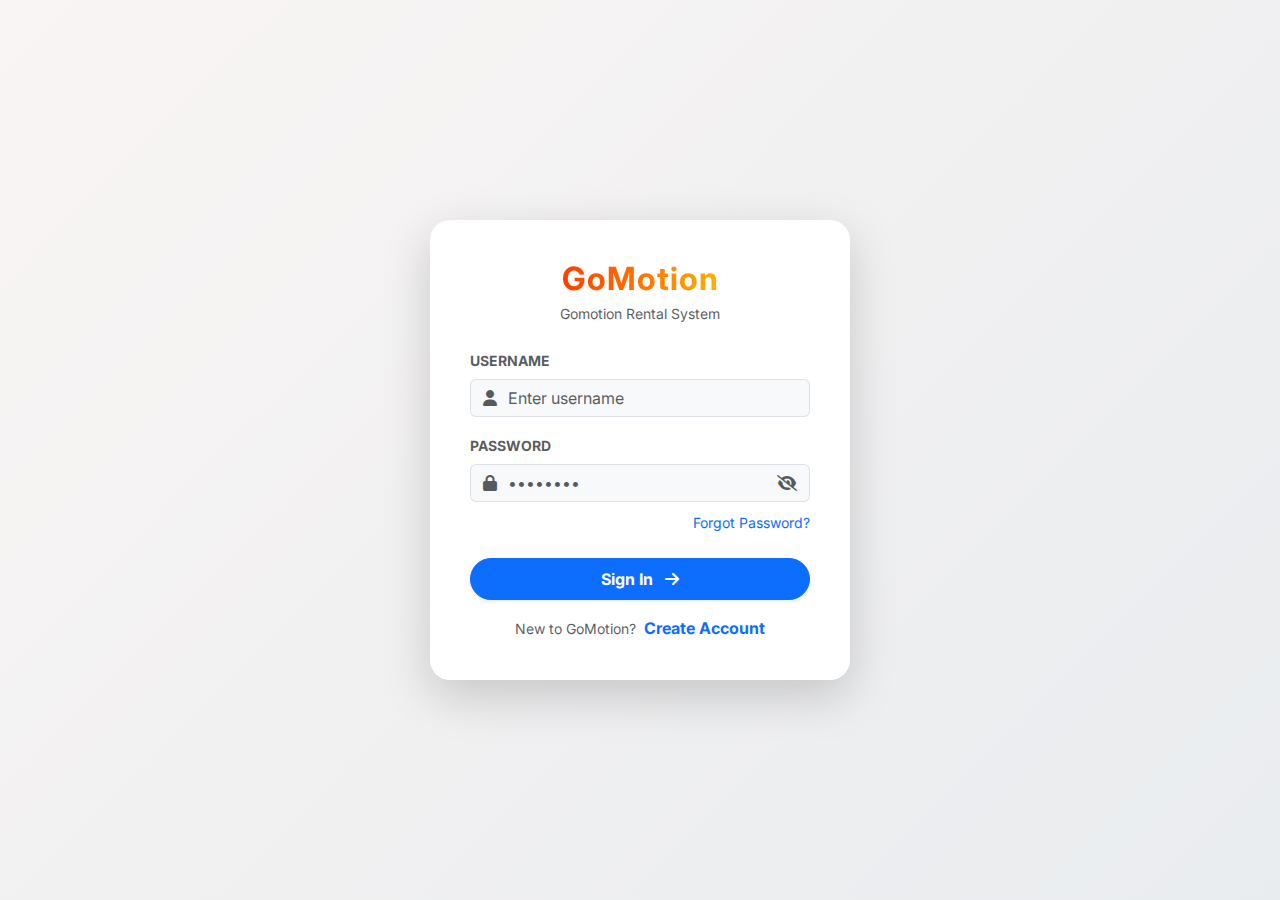
<file: settings.html>
<!DOCTYPE html>
<html lang="en">
<head>
    <meta charset="UTF-8">
    <meta name="viewport" content="width=device-width, initial-scale=1.0">
    <title>Settings - GoMotion</title>
    <link href="https://cdn.jsdelivr.net/npm/bootstrap@5.3.0/dist/css/bootstrap.min.css" rel="stylesheet">
    <link rel="stylesheet" href="css/themes.css" />
    <link rel="stylesheet" href="css/style.css" />
    <link rel="stylesheet" href="https://cdnjs.cloudflare.com/ajax/libs/font-awesome/6.6.0/css/all.min.css">
</head>
<body>

     <div class="d-flex" id="wrapper">
    
    <div id="sidebar-wrapper">
        
        <div class="sidebar-profile">
            <img src="https://ui-avatars.com/api/?name=Haziq+Ariff&background=random&size=128" alt="User Image">
            <div class="profile-info">
                <small>WELCOME</small>
                <h5>ADMIN</h5>
            </div>
        </div>

        <div class="sidebar-label">NAVIGATION</div>

        <div class="list-group list-group-flush">
            <a href="dashboard.html" class="list-group-item list-group-item-action">
                <i class="fas fa-tachometer-alt"></i>
                <span class="menu-text">Dashboard</span>
            </a>
            <a href="cars.html" class="list-group-item list-group-item-action">
                <i class="fas fa-car"></i>
                <span class="menu-text">Cars List</span>
            </a>
            <a href="rentals.html" class="list-group-item list-group-item-action">
                <i class="fas fa-file-invoice"></i>
                <span class="menu-text">Rental Logs</span>
            </a>
            <a href="customers.html" class="list-group-item list-group-item-action">
                <i class="fas fa-users"></i>
                <span class="menu-text">Customers</span>
            </a>
            <a href="maintenance.html" class="list-group-item list-group-item-action">
                <i class="fas fa-tools"></i>
                <span class="menu-text">Maintenance</span>
            </a>
            <a href="index.html" class="list-group-item list-group-item-action text-danger mt-3" data-bs-toggle="modal" data-bs-target="#logoutModal">
                <i class="fa-solid fa-arrow-right-from-bracket"></i>
                <span class="menu-text">Logout</span>
            </a>
        </div>
    </div>
        <div id="page-content-wrapper" class="w-100">
          <nav class="navbar navbar-expand-lg navbar-teal px-4 py-3">
            <div class="d-flex align-items-center">
              <button id="menu-toggle" class="btn btn-link text-white me-3">
                <i class="fas fa-bars fa-lg"></i>
              </button>
              <div class="d-flex align-items-center">
                <div class="lh-1 text-white">
                  <h5 class="fw-bold mb-0 text-rgb" style="letter-spacing: 1px">
                    GOMOTION
                  </h5>
                  <small
                    class="text-white-50"
                    style="font-size: 0.65rem; letter-spacing: 1px"
                    >SETTINGS</small
                  >
                </div>
              </div>
            </div>

            <div class="collapse navbar-collapse" id="navbarSupportedContent">
                <ul class="navbar-nav ms-auto mt-2 mt-lg-0">
                    <li class="nav-item dropdown">
                        <a class="nav-link dropdown-toggle fw-bold" href="#" id="navbarDropdown" role="button" data-bs-toggle="dropdown">
                            <img src="https://ui-avatars.com/api/?name=Admin+User&background=fff&color=1abc9c" class="rounded-circle me-2" width="30">
                            Haziq Ariff
                        </a>
                        <div class="dropdown-menu dropdown-menu-end border-0 shadow">
                            <a class="dropdown-item" href="profile.html">Profile</a>
                            <a class="dropdown-item" href="settings.html">Settings</a>
                            <div class="dropdown-divider"></div>
                            <a class="dropdown-item text-danger" href="index.html" class="list-group-item list-group-item-action text-danger mt-3" data-bs-toggle="modal" data-bs-target="#logoutModal">
                            <span class="menu-text">Logout</span>
                            </a>
                        </li>
                    </ul>
                </div>
            </nav>

            <div class="container-fluid px-4 py-5">
                
            <div class="card border-0 shadow-sm rounded-4 mb-4">
                    <div class="card-body p-4">
                        <h5 class="fw-bold mb-3 text-primary"><i class="fas fa-paint-brush me-2"></i> Appearance</h5>
                        
                        <div class="d-flex align-items-center justify-content-between py-3 border-bottom">
                            <div>
                                <p class="mb-0 fw-bold text-body">Theme Preference</p>
                                <small class="text-muted">Choose how GoMotion looks to you.</small>
                            </div>
                            <select class="form-select w-auto fw-bold text-secondary" id="themeSelect">
                                <option value="light">Light</option>
                                <option value="dark">Dark</option>
                                <option value="auto">Auto (System)</option>
                            </select>
                        </div>

                        <div class="d-flex align-items-center justify-content-between py-3">
                            <div>
                                <p class="mb-0 fw-bold text-body">Compact Sidebar</p>
                                <small class="text-muted">Reduce sidebar width for more workspace.</small>
                            </div>
                            <div class="form-check form-switch">
                                <input class="form-check-input" type="checkbox" id="compactSidebar">
                            </div>
                        </div>
                    </div>
                </div>

                <div class="card border-0 shadow-sm rounded-4">
                    <div class="card-body p-4">
                        <h5 class="fw-bold mb-3 text-primary"><i class="fas fa-bell me-2"></i> Notifications</h5>
                        
                        <div class="d-flex align-items-center justify-content-between py-3 border-bottom">
                            <div>
                                <p class="mb-0 fw-bold text-dark">Email Notifications</p>
                                <small class="text-muted">Receive emails when a new booking is made.</small>
                            </div>
                            <div class="form-check form-switch">
                                <input class="form-check-input" type="checkbox" id="emailNotif" checked>
                            </div>
                        </div>

                        <div class="d-flex align-items-center justify-content-between py-3">
                            <div>
                                <p class="mb-0 fw-bold text-dark">Overdue Alerts</p>
                                <small class="text-muted">Get a system alert when a car is not returned on time.</small>
                            </div>
                            <div class="form-check form-switch">
                                <input class="form-check-input" type="checkbox" id="returnNotif" checked>
                            </div>
                        </div>
                    </div>
                </div>
            </div>
        </div>
    </div>

    <div class="modal fade" id="logoutModal" tabindex="-1" aria-labelledby="logoutModalLabel" aria-hidden="true">
            <div class="modal-dialog modal-dialog-centered">
                <div class="modal-content border-0 shadow-lg rounded-4">
                    <div class="modal-header border-bottom-0">
                        <h5 class="modal-title fw-bold text-danger" id="logoutModalLabel">
                        <i class="fas fa-sign-out-alt me-2"></i>Ready to Leave?
                        </h5>
                        <button type="button" class="btn-close" data-bs-dismiss="modal" aria-label="Close"></button>
                    </div>
                    <div class="modal-body text-center py-4">
                        <p class="text-muted mb-0">Select "Logout" below if you are ready to end your current session.</p>
                    </div>
                    <div class="modal-footer border-top-0 d-flex justify-content-center gap-2 pb-4">
                        <button type="button" class="btn btn-light px-4 rounded-pill" data-bs-dismiss="modal">Cancel</button>
                        <button type="button" class="btn btn-danger px-4 rounded-pill" onclick="logout()">Logout</button>
                    </div>
                </div>
            </div>
        </div>

              <footer
        class="site-footer mt-auto bg-dark text-light border-top border-secondary"
      >
        <div class="container py-5">
          <div class="row g-4">
            <div class="col-lg-4 col-md-6 mb-4 mb-md-0">
              <div class="d-flex align-items-center mb-3">
                <h5 class="fw-bold mb-0 text-rgb">GoMotion</h5>
              </div>
              <p class="text-white-50 small">
                Simplifying fleet management for businesses worldwide.
                Efficient, reliable, and ready to move when you are.
              </p>
            </div>

            <div class="col-lg-2 col-md-6 mb-4 mb-md-0">
              <h6 class="text-uppercase fw-bold mb-3 small text-primary">
                Company
              </h6>
              <ul class="list-unstyled mb-0">
                <li class="mb-2">
                  <a
                    href="#"
                    class="text-decoration-none text-white-50 small hover-link"
                    >About Us</a
                  >
                </li>
                <li class="mb-2">
                  <a
                    href="#"
                    class="text-decoration-none text-white-50 small hover-link"
                    >Careers</a
                  >
                </li>
                <li class="mb-2">
                  <a
                    href="#"
                    class="text-decoration-none text-white-50 small hover-link"
                    >Blog</a
                  >
                </li>
              </ul>
            </div>

            <div class="col-lg-2 col-md-6 mb-4 mb-md-0">
              <h6 class="text-uppercase fw-bold mb-3 small text-primary">
                Legal
              </h6>
              <ul class="list-unstyled mb-0">
                <li class="mb-2">
                  <a
                    href="#"
                    class="text-decoration-none text-white-50 small hover-link"
                    >Privacy Policy</a
                  >
                </li>
                <li class="mb-2">
                  <a
                    href="#"
                    class="text-decoration-none text-white-50 small hover-link"
                    >Terms & Conditions</a
                  >
                </li>
                <li class="mb-2">
                  <a
                    href="#"
                    class="text-decoration-none text-white-50 small hover-link"
                    >Cookie Policy</a
                  >
                </li>
              </ul>
            </div>

            <div class="col-lg-4 col-md-6">
              <h6 class="text-uppercase fw-bold mb-3 small text-primary">
                Connect With Us
              </h6>
              <div class="d-flex gap-3">
                <a href="https://www.facebook.com/" class="social-btn facebook" title="Facebook"
                  ><i class="fab fa-facebook-f"></i
                ></a>
                <a href="https://www.instagram.com/accounts/login/?hl=en" class="social-btn instagram" title="Instagram"
                  ><i class="fab fa-instagram"></i
                ></a>
                <a href="https://x.com/" class="social-btn twitter" title="X (Twitter)"
                  ><i class="fab fa-x-twitter"></i
                ></a>
                <a href="https://www.linkedin.com/login" class="social-btn linkedin" title="LinkedIn"
                  ><i class="fab fa-linkedin-in"></i
                ></a>
              </div>
              <p class="text-white-50 small mt-3 mb-0">
                Questions? Email us at
                <a
                  href="mailto:support@gomotion.com"
                  class="text-decoration-none fw-bold text-white"
                  >support@gomotion.com</a
                >
              </p>
            </div>
          </div>
        </div>

        <div class="bg-black py-3 border-top border-secondary">
          <div class="container text-center">
            <p class="text-white-50 small mb-0">
              &copy; 2025 Coded by Haziq and Safa. All rights reserved.
            </p>
          </div>
        </div>
      </footer>
    </div>

    <script src="https://cdn.jsdelivr.net/npm/bootstrap@5.3.0/dist/js/bootstrap.bundle.min.js"></script>
    <script src="js/auth.js"></script>
    <script src="js/dashboard.js"></script>
    <script src="js/data.js"></script>
    <script src="js/logic.js"></script>
    <script src="js/main.js"></script>
    <script src="js/render.js"></script>

</body>
</html>
</file>
<file: css/themes.css>
@import url("https://fonts.googleapis.com/css2?family=Inter:wght@300;400;600;700&display=swap");

:root {
  
  --primary-color: #4f46e5;

  
  --sidebar-bg: #1e293b;
  --sidebar-hover: #334155;

  
  --bg-color: #ffffff;

  
  --text-light: #f1f5f9;
  --text-muted: #94a3b8;
}

body {
  font-family: "Inter", sans-serif;
  background-color: var(--bg-color);
  overflow-x: hidden;
}

/* --- Dark Mode Variables --- */
[data-bs-theme="dark"] {
  --bg-color: #0f172a; 
  --sidebar-bg: #020617; 
  --card-bg: #1e293b; 
  --text-main: #f8fafc; 
  --text-muted: #94a3b8; 
  --border-color: #334155; 
}

/* --- Dark Mode Base Styles --- */
[data-bs-theme="dark"] body {
  background-color: var(--bg-color);
  color: var(--text-main);
}

/* --- Component Backgrounds & Borders --- */
[data-bs-theme="dark"] .card, 
[data-bs-theme="dark"] .stat-card,
[data-bs-theme="dark"] .chart-container,
[data-bs-theme="dark"] .navbar,
[data-bs-theme="dark"] .list-group-item,
[data-bs-theme="dark"] footer {
  background-color: var(--card-bg) !important;
  color: var(--text-main);
  border-color: var(--border-color) !important;
}

/* --- Text & Heading Colors --- */
[data-bs-theme="dark"] h1,
[data-bs-theme="dark"] h2,
[data-bs-theme="dark"] h3,
[data-bs-theme="dark"] h4,
[data-bs-theme="dark"] h5,
[data-bs-theme="dark"] .fw-bold.text-dark {
  color: var(--text-main) !important;
}

[data-bs-theme="dark"] .text-muted,
[data-bs-theme="dark"] .text-secondary {
  color: var(--text-muted) !important;
}

/* --- Table Styles --- */
[data-bs-theme="dark"] .table {
  color: var(--text-main);
  border-color: var(--border-color);
}
[data-bs-theme="dark"] .table-light {
  background-color: #0f172a;
  color: var(--text-main);
}
[data-bs-theme="dark"] .table thead th {
  background-color: #0f172a;
  color: var(--text-muted);
  border-color: var(--border-color);
}
[data-bs-theme="dark"] .table-hover tbody tr:hover {
  background-color: #334155;
}

/* --- Utility Class Overrides --- */
[data-bs-theme="dark"] .text-dark {
  color: var(--text-main) !important;
}

[data-bs-theme="dark"] .bg-white {
  background-color: var(--card-bg) !important;
  color: var(--text-main);
}

[data-bs-theme="dark"] .bg-light {
  background-color: rgba(255, 255, 255, 0.05) !important;
  color: var(--text-main) !important;
  border-color: var(--border-color) !important;
}

/* GLOBAL SMOOTH TRANSITIONS */
body,
.card,
.navbar,
#sidebar-wrapper,
.list-group-item,
.stat-card,
h1,
h2,
h3,
h4,
h5 {
  
  transition: background-color 0.3s ease, color 0.3s ease,
    border-color 0.3s ease, box-shadow 0.3s ease;
}


[data-bs-theme="dark"] .navbar .rounded-circle.shadow-sm.me-2 {
  background-color: rgba(
    255,
    255,
    255,
    0.2
  ) !important; 
}

/* --- Form Control Styles --- */
[data-bs-theme="dark"] .form-control,
[data-bs-theme="dark"] .form-select {
  background-color: #0f172a;
  border-color: #334155;
  color: #f8fafc;
}

[data-bs-theme="dark"] ::placeholder {
  color: #94a3b8 !important;
  opacity: 1;
}

/* --- Special Effects --- */
[data-bs-theme="dark"] .text-rgb {
  background: linear-gradient(
    90deg,
    #ff0000,
    #ff7300,
    #fffb00,
    #48ff00,
    #00ffd5,
    #002bff,
    #7a00ff,
    #ff00c8,
    #ff0000
  );
  
  background-size: 400%;
  -webkit-background-clip: text;
  background-clip: text;
  color: transparent;
  animation: rgbFlow 10s linear infinite;
  filter: drop-shadow(0 0 2px rgba(255, 255, 255, 0.3));
}
</file>
<file: css/style.css>
/* 1. LOGIN PAGE & ANIMATIONS */
.auth-card .form-control:focus {
  box-shadow: none;
  border-color: var(--primary-color);
  background-color: #ffffff;
}

.auth-card .input-group-text {
  border-right: none;
}

/* RGB TEXT EFFECT */
.text-rgb {
  background: linear-gradient(
    90deg,
    #ff0000,
    #ff7300,
    #fffb00,
    #48ff00,
    #00ffd5,
    #002bff,
    #7a00ff,
    #ff00c8,
    #ff0000
  );
  background-size: 400%;
  -webkit-background-clip: text;
  background-clip: text;
  color: transparent;
  animation: rgbFlow 10s linear infinite;
  filter: drop-shadow(0 0 2px rgba(255, 255, 255, 0.3));
}

@keyframes rgbFlow {
  0% {
    background-position: 0% 50%;
  }
  100% {
    background-position: 100% 50%;
  }
}

/* 2. SIDEBAR DESIGN */
.sidebar-brand {
  height: 90px;
  padding: 1rem;
  background-color: rgba(0, 0, 0, 0.25);
  border-bottom: 1px solid rgba(255, 255, 255, 0.05);
}

.sidebar-brand .brand-text h4 {
  font-family: "Inter", sans-serif;
  text-transform: uppercase;
}

#sidebar-wrapper {
  min-height: 100vh;
  width: 250px;
  margin-left: 0;
  background-color: var(--sidebar-bg);
  color: var(--text-light);
  transition: all 0.25s ease;
  display: flex;
  flex-direction: column;
  z-index: 1000;
}

.sidebar-profile {
  padding-top: 20px;
  border-top: none;
  padding: 30px 20px;
  text-align: center;
  background-color: rgba(0, 0, 0, 0.1);
  margin-bottom: 10px;
  white-space: nowrap;
  overflow: hidden;
  transition: all 0.2s ease;
}

.sidebar-profile img {
  width: 90px;
  height: 90px;
  border-radius: 50%;
  border: 3px solid rgba(255, 255, 255, 0.2);
  margin-bottom: 15px;
}

.profile-info h5 {
  font-size: 1rem;
  font-weight: 700;
  color: #fff;
  margin: 0;
}
.profile-info small {
  display: block;
  color: var(--text-muted);
  font-size: 0.75rem;
  letter-spacing: 1px;
  margin-top: 5px;
}
.profile-info .id-text {
  color: var(--primary-color);
  font-weight: 600;
}

.sidebar-label {
  padding: 10px 25px;
  font-size: 0.75rem;
  font-weight: 700;
  color: #7f8c8d;
  text-transform: uppercase;
  letter-spacing: 1px;
}

#sidebar-wrapper .list-group-item {
  background-color: transparent;
  color: var(--text-light);
  border: none;
  padding: 12px 25px;
  font-weight: 500;
  border-left: 4px solid transparent;
  display: flex;
  align-items: center;
}

#sidebar-wrapper .list-group-item i {
  width: 25px;
  font-size: 1.2rem;
  margin-right: 10px;
  text-align: center;
  color: var(--text-muted);
}
#sidebar-wrapper .list-group-item:hover {
  background-color: var(--sidebar-hover);
  color: #fff;
  border-left-color: var(--text-muted);
}
#sidebar-wrapper .list-group-item.active {
  background-color: rgba(0, 0, 0, 0.2);
  color: #fff;
  border-left-color: var(--primary-color);
}
#sidebar-wrapper .list-group-item.active i {
  color: var(--primary-color);
}

/* 3. COMPONENTS (Cards, Charts, Tables) */
#page-content-wrapper {
  width: 100%;
  transition: all 0.25s ease;
}

.stat-card {
  background: #f5f5f5;
  border: none;
  border-radius: 16px;
  box-shadow: var(--card-shadow);
  transition: transform 0.3s ease, box-shadow 0.3s ease;
}
.stat-card:hover {
  transform: translateY(-5px);
  box-shadow: var(--hover-shadow);
}

.stat-icon {
  width: 50px;
  height: 50px;
  display: flex;
  align-items: center;
  justify-content: center;
  border-radius: 12px;
  font-size: 1.5rem;
}

.chart-container {
  background: #f5f5f5;
  border-radius: 16px;
  padding: 1.5rem;
  box-shadow: var(--card-shadow);
}

.table-custom thead th {
  background-color: #f8fafc;
  color: #64748b;
  font-weight: 600;
  text-transform: uppercase;
  font-size: 0.75rem;
  letter-spacing: 0.05em;
  border-bottom: 2px solid #e2e8f0;
}
.table-custom tbody tr {
  transition: background-color 0.2s;
}
.table-custom tbody tr:hover {
  background-color: #f1f5f9;
}

.table-custom img {
  width: 80px;
  height: 45px;
  object-fit: cover;
  border-radius: 6px;
}

/* 4. NAVBAR STYLING */
.navbar-teal {
  background-color: #f8fafc;
  color: #64748b;
  font-weight: 600;
  background-color: var(--primary-color) !important;
  box-shadow: 0 2px 5px rgba(0, 0, 0, 0.1);
}
.navbar-teal .navbar-brand,
.navbar-teal .nav-link,
.navbar-teal i {
  color: #fff !important;
}
.navbar-teal .btn-light {
  background: rgba(255, 255, 255, 0.2);
  border: none;
  color: white;
}

/* 5. Desktop Mini Sidebar (Toggled via JavaScript) */
/* When the 'sb-sidenav-collapsed' class is added to the body*/

/* ...shrink the sidebar width. */
body.sb-sidenav-collapsed #sidebar-wrapper {
  width: 70px;
}

/* hide all text elements within the sidebar. */
body.sb-sidenav-collapsed .sidebar-profile,
body.sb-sidenav-collapsed .sidebar-label,
body.sb-sidenav-collapsed .menu-text,
body.sb-sidenav-collapsed .sidebar-brand .brand-text {
  display: none !important;
}

/* center the icons in the collapsed sidebar. */
body.sb-sidenav-collapsed #sidebar-wrapper .list-group-item {
  padding: 15px 0;
  justify-content: center;
}
body.sb-sidenav-collapsed #sidebar-wrapper .list-group-item i {
  margin-right: 0;
  font-size: 1.4rem;
}
body.sb-sidenav-collapsed #page-content-wrapper {
  margin-left: 0;
}

/* 6. FOOTER STYLES */
.site-footer {
  font-size: 0.9rem;
  position: relative;
  z-index: 10;
}
.hover-link {
  transition: color 0.2s ease, padding-left 0.2s ease;
}
.hover-link:hover {
  color: var(--primary-color) !important;
  padding-left: 5px;
}

.social-btn {
  width: 36px;
  height: 36px;
  display: flex;
  align-items: center;
  justify-content: center;
  border-radius: 50%;
  background-color: rgba(255, 255, 255, 0.1);
  color: #fff;
  text-decoration: none;
  transition: all 0.3s ease;
  border: 1px solid rgba(243, 243, 243, 0.725);
}
.social-btn:hover {
  color: #fff;
  transform: translateY(-3px);
  border-color: transparent;
}
.social-btn.facebook:hover {
  background-color: #1877f2;
}
.social-btn.instagram:hover {
  background: radial-gradient(
    circle at 30% 107%,
    #fdf497 0%,
    #fdf497 5%,
    #fd5949 45%,
    #d6249f 60%,
    #285aeb 90%
  );
}
.social-btn.twitter:hover {
  background-color: #0b0b0b;
}
.social-btn.linkedin:hover {
  background-color: #0077b5;
}

/* 7. GLOBAL MOBILE FIXES (Dropdowns & Navbar) */

.navbar {
  overflow: visible !important;
  position: relative;
  z-index: 1060; 
}


.navbar .dropdown-menu {
  position: absolute !important;
  z-index: 2000 !important; 
  right: 0;
  left: auto;
  min-width: 200px;
  margin-top: 10px;
}

/* 8. MOBILE MEDIA QUERY (Max Width 768px) */
@media (max-width: 768px) {
  
  /* Initially hide the sidebar off-screen to the left. */
  #sidebar-wrapper { 
    margin-left: -250px;
    position: fixed;
    height: 100vh;
    z-index: 1080 !important;
    box-shadow: 5px 0 15px rgba(0, 0, 0, 0.5);
  }

  /* A backdrop for when the sidebar is open on mobile. */
  .sidebar-backdrop {
    position: fixed;
    top: 0;
    left: 0;
    right: 0;
    bottom: 0;
    background: rgba(0, 0, 0, 0.5);
    z-index: 1070 !important;
    backdrop-filter: blur(2px);
  }
  /* When 'sb-sidenav-open' is on the body, slide the sidebar into view. */
  body.sb-sidenav-open #sidebar-wrapper {
    margin-left: 0;
  }

 
  .container-fluid.px-4 {
    padding-left: 1rem !important;
    padding-right: 1rem !important;
  }

  .navbar-teal {
    padding-left: 1rem !important;
    padding-right: 1rem !important;
  }

  
  .site-footer .col-6 {
    width: 50% !important;
  }

  .col-md-6.mb-4 {
    margin-bottom: 1.5rem !important;
  }
}
</file>
